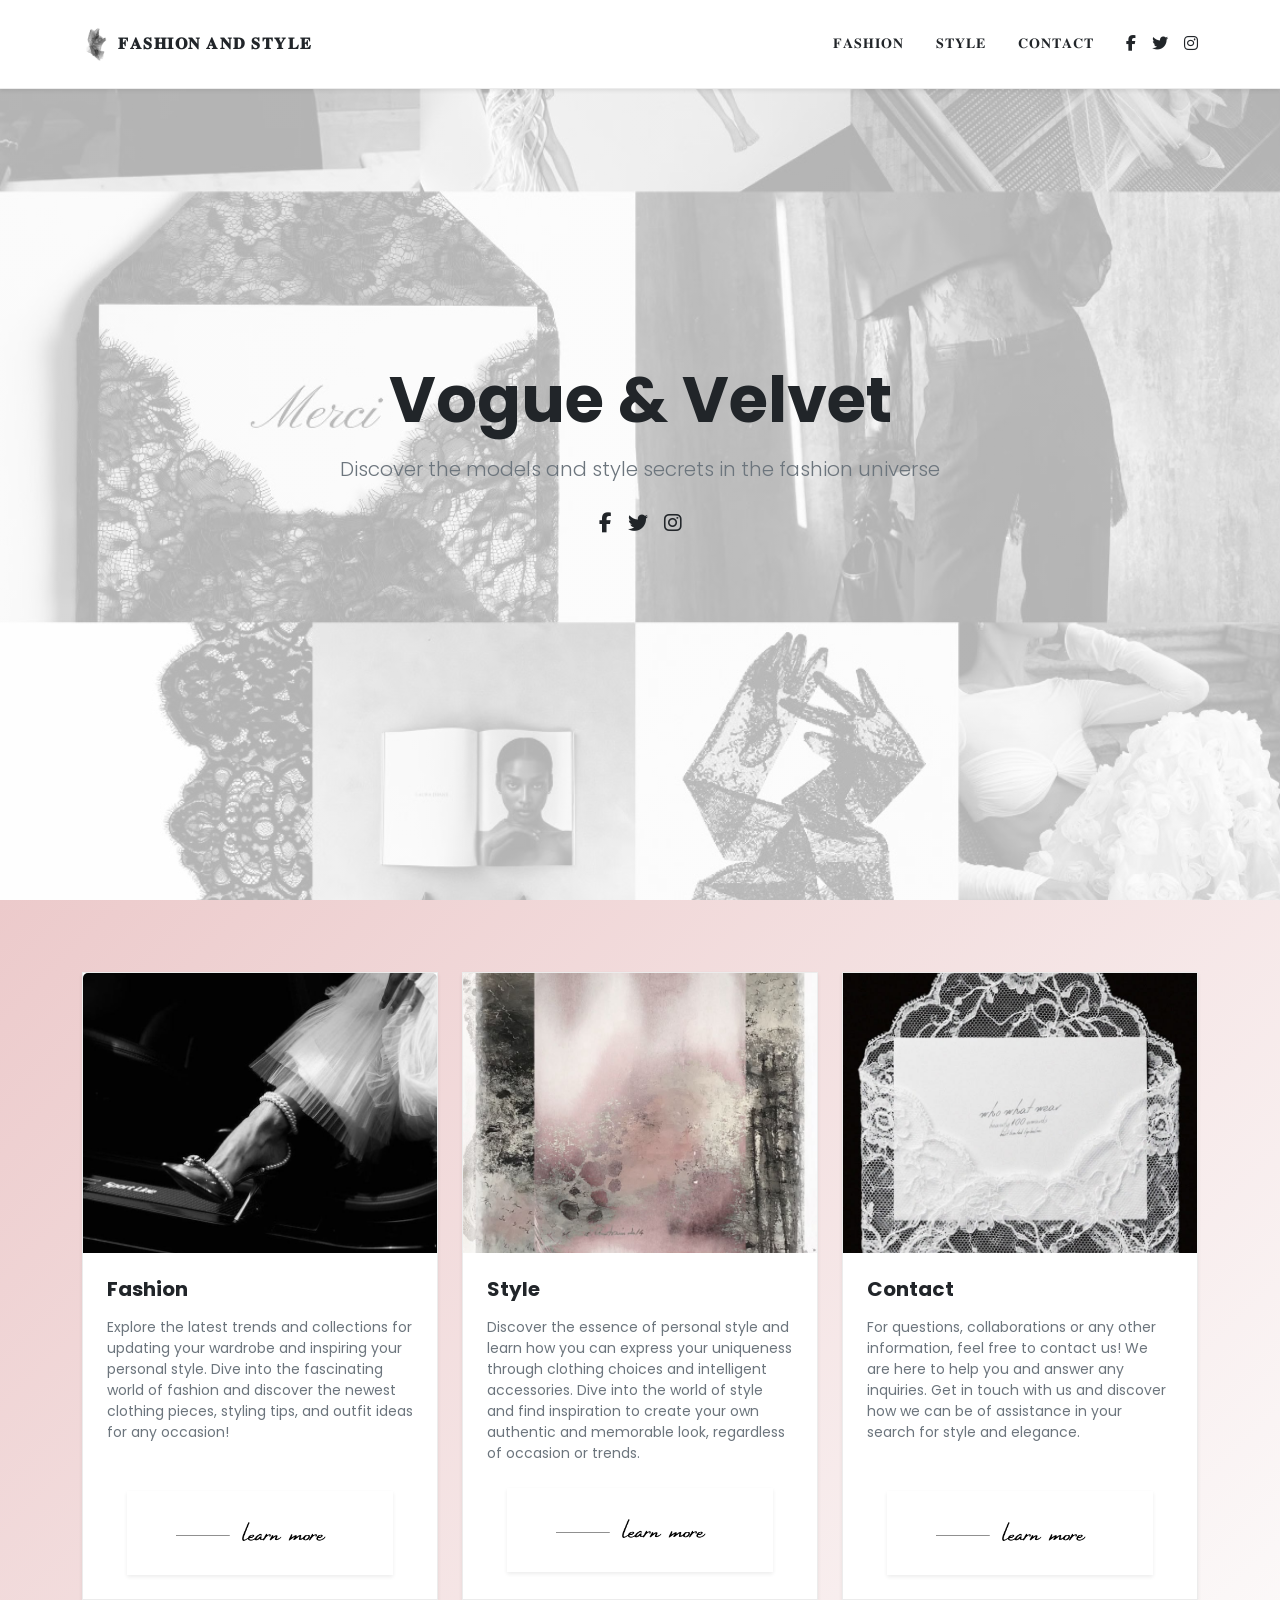
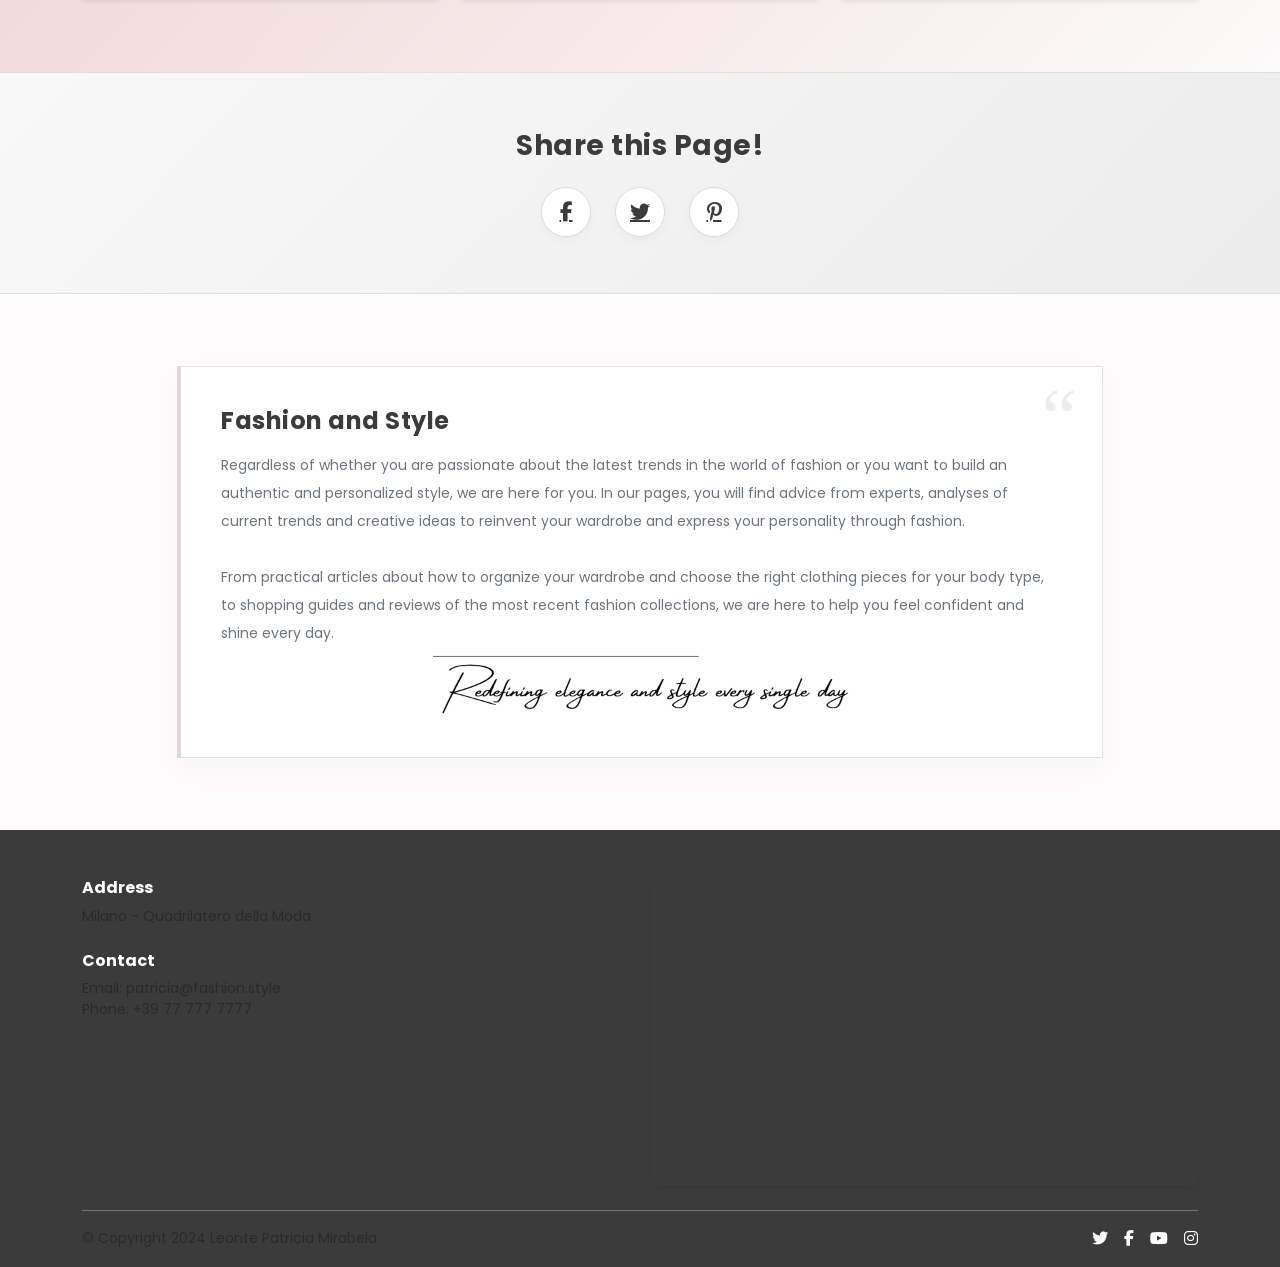
<file: index.html>
<!DOCTYPE html>
<html lang="ro">
<head>
    <meta charset="UTF-8">
    <meta http-equiv="X-UA-Compatible" content="IE=edge">
    <meta name="viewport" content="width=device-width, initial-scale=1.0">
    <link rel="icon" href="assets/images/texture.png" type="image/png">
    <title>𝐅 𝐀 𝐒 𝐇 𝐈 𝐎 𝐍 | 𝐒 𝐓 𝐘 𝐋 𝐄</title>
    
    <!-- bootstrap 5 CDN -->
    <link href="https://cdn.jsdelivr.net/npm/bootstrap@5.3.0/dist/css/bootstrap.min.css" rel="stylesheet">
    <link href="https://fonts.googleapis.com/css2?family=Poppins:wght@300;400;500;600;700&display=swap" rel="stylesheet">
    <link rel="stylesheet" href="https://cdnjs.cloudflare.com/ajax/libs/font-awesome/6.4.0/css/all.min.css">
    <link rel="stylesheet" href="css/style.css">
</head>
<body>

    <!-- navbar -->
     <nav class="navbar navbar-expand-lg navbar-light bg-white fixed-top shadow-sm">
        <div class="container">
            <a class="navbar-brand d-flex align-items-center gap-2" href="index.html">
               <img src="assets/images/texture.png" alt="Logo" style="height: 2.5rem;">
                <span class="fw-bold text-dark fs-6">𝐅𝐀𝐒𝐇𝐈𝐎𝐍 𝐀𝐍𝐃 𝐒𝐓𝐘𝐋𝐄</span>
            </a>
            <button class="navbar-toggler" type="button" data-bs-toggle="collapse" data-bs-target="#navbarNav">
                <span class="navbar-toggler-icon"></span>
            </button>
            <div class="collapse navbar-collapse justify-content-end" id="navbarNav">
                <ul class="navbar-nav align-items-lg-center gap-3">
                    <li class="nav-item"><a class="nav-link text-dark fw-medium" href="moda.html">𝐅𝐀𝐒𝐇𝐈𝐎𝐍</a></li>
                    <li class="nav-item"><a class="nav-link text-dark fw-medium" href="stil.html">𝐒𝐓𝐘𝐋𝐄</a></li>
                    <li class="nav-item"><a class="nav-link text-dark fw-medium" href="contact.html">𝐂𝐎𝐍𝐓𝐀𝐂𝐓</a></li>
                </ul>
                <div class="social-icons d-flex gap-3 ms-lg-4 mt-3 mt-lg-0">
                    <a href="https://www.facebook.com" class="text-dark"><i class="fa-brands fa-facebook-f"></i></a>
                    <a href="https://twitter.com" class="text-dark"><i class="fa-brands fa-twitter"></i></a>
                    <a href="https://www.instagram.com" class="text-dark"><i class="fa-brands fa-instagram"></i></a>
                </div>
            </div>
        </div>
    </nav>

    <!-- hero section -->
    <header class="hero-section d-flex align-items-center text-center position-relative min-vh-100" style="background: linear-gradient(rgba(255,255,255,0.7), rgba(255,255,255,0.7)), url('assets/images/pfinal.jpeg') center/cover no-repeat;">
        <div class="container position-relative z-1">
            <div class="row justify-content-center">
                <div class="col-12 col-lg-8">
                    <h1 class="display-3 fw-bold mb-3 text-dark">Vogue & Velvet</h1>
                    <p class="lead mb-4 text-secondary small">Discover the models and style secrets in the fashion universe</p>
                    <div class="d-flex justify-content-center gap-3 fs-5 mt-4">
                        <a href="https://www.facebook.com/" class="text-dark"><i class="fa-brands fa-facebook-f"></i></a>
                        <a href="https://twitter.com/" class="text-dark"><i class="fa-brands fa-twitter"></i></a>
                        <a href="https://www.instagram.com/" class="text-dark"><i class="fa-brands fa-instagram"></i></a>
                    </div>
                </div>
            </div>
        </div>
    </header>

    <!-- features section -->
    <section class="py-5" style="background: linear-gradient(135deg, #ECCACB 0%, #FCFAFA 100%);">
        <div class="container py-4">
            <div class="row g-4">
                <div class="col-12 col-md-6 col-lg-4">
                    <div class="card h-100 border-0 shadow-sm">
                        <img src="assets/images/p7.jpg" class="card-img-top" alt="Fashion" style="height: 280px; object-fit: cover;">
                        <div class="card-body d-flex flex-column p-4">
                           <h5 class="card-title fw-bold fs-5 mb-3">Fashion</h5>
                            <p class="card-text text-secondary small mb-4">Explore the latest trends and collections for updating your wardrobe and inspiring your personal style. Dive into the fascinating world of fashion and discover the newest clothing pieces, styling tips, and outfit ideas for any occasion!</p><br>
                              <a href="moda.html" target="_blank" class="btn rounded-0 px-5 py-3 d-inline-flex align-items-center justify-content-center shadow-sm mx-auto" style="background-color: #ffffff; border-color: #ffffff;">
                                   <img src="assets/images/b1.png" alt="Learn More" style="height: 50px; object-fit: contain;">
                              </a>
                        </div>
                    </div>
                </div>
                <div class="col-12 col-md-6 col-lg-4">
                    <div class="card h-100 border-0 shadow-sm rounded-0">
                        <img src="assets/images/s2.jpg" class="card-img-top rounded-0" alt="Style" style="height: 280px; object-fit: cover;">
                        <div class="card-body d-flex flex-column p-4">
                            <h5 class="card-title fw-bold fs-5 mb-3">Style</h5>
                            <p class="card-text text-secondary small mb-4">Discover the essence of personal style and learn how you can express your uniqueness through clothing choices and intelligent accessories. Dive into the world of style and find inspiration to create your own authentic and memorable look, regardless of occasion or trends.</p>
                            <a href="stil.html" target="_blank" class="btn rounded-0 px-5 py-3 d-inline-flex align-items-center justify-content-center shadow-sm mx-auto" style="background-color: #ffffff; border-color: #ffffff;">
                                   <img src="assets/images/b1.png" alt="Learn More" style="height: 50px; object-fit: contain;">
                              </a>
                        </div>
                    </div>
                </div>
                <div class="col-12 col-md-6 col-lg-4">
                    <div class="card h-100 border-0 shadow-sm rounded-0">
                        <img src="assets/images/c2.jpg" class="card-img-top rounded-0" alt="Contact" style="height: 280px; object-fit: cover;">
                        <div class="card-body d-flex flex-column p-4">
                            <h5 class="card-title fw-bold fs-5 mb-3">Contact</h5>
                            <p class="card-text text-secondary small mb-4">For questions, collaborations or any other information, feel free to contact us! We are here to help you and answer any inquiries. Get in touch with us and discover how we can be of assistance in your search for style and elegance.</p><br>
                            <a href="contact.html" target="_blank" class="btn rounded-0 px-5 py-3 d-inline-flex align-items-center justify-content-center shadow-sm mx-auto" style="background-color: #ffffff; border-color: #ffffff;">
                                   <img src="assets/images/b1.png" alt="Learn More" style="height: 50px; object-fit: contain;">
                              </a>
                        </div>
                    </div>
                </div>
            </div>
        </div>
    </section>

   <!-- share section  -->
    <section class="py-5 text-center share-section">
        <div class="container py-2">
            <h3 class="fw-bold mb-4 fs-3" style="color: #3B3B3B; letter-spacing: 0.5px;">Share this Page!</h3>
            <div class="d-flex justify-content-center gap-4 fs-5">
                <a href="https://www.facebook.com/" target="_blank" class="share-icon-box" title="Share on Facebook">
                    <i class="fa-brands fa-facebook-f"></i>
                </a>
                <a href="https://twitter.com/" target="_blank" class="share-icon-box" title="Share on Twitter">
                    <i class="fa-brands fa-twitter"></i>
                </a>
                <a href="https://www.pinterest.com/" target="_blank" class="share-icon-box" title="Share on Pinterest">
                    <i class="fa-brands fa-pinterest-p"></i>
                </a>
            </div>
        </div>
    </section>

    <!-- quote section -->
    <section class="py-5" style="background-color: #fdfbfb;">
        <div class="container py-4">
            <div class="row justify-content-center">
                <div class="col-12 col-lg-10">
                    <div class="quote-custom-box">
                        <h5 class="fw-bold mb-3 fs-4" style="color: #3B3B3B; letter-spacing: 0.5px;">Fashion and Style</h5>
                        <p class="text-secondary small mb-0 lh-lg">Regardless of whether you are passionate about the latest trends in the world of fashion or you want to build an authentic and personalized style, we are here for you. In our pages, you will find advice from experts, analyses of current trends and creative ideas to reinvent your wardrobe and express your personality through fashion.<br><br>From practical articles about how to organize your wardrobe and choose the right clothing pieces for your body type, to shopping guides and reviews of the most recent fashion collections, we are here to help you feel confident and shine every day.</p>
                        <img src="assets/images/q2.png" alt="Redefining elegance and style every single day" class="img-fluid d-block mx-auto"" style="max-height: 70px; object-fit: contain;">
                    </div>
                </div>
            </div>
        </div>
    </section>

    <!-- footer -->
    <footer class="bg-dark text-white pt-5 pb-3">
        <div class="container">
            <div class="row g-4 mb-4">
                <div class="col-12 col-md-3">
                    <h6 class="fw-bold mb-2">Address</h6>
                    <p class="text-muted small">Milano - Quadrilatero della Moda</p>
                    <h6 class="fw-bold mb-2 mt-4">Contact</h6>
                    <p class="text-muted small mb-0">Email: patricia@fashion.style</p>
                    <p class="text-muted small">Phone: +39 77 777 7777</p>
                </div>
                <div class="col-12 col-md-6 ms-auto">
                    <div class="ratio ratio-16x9 rounded overflow-hidden shadow-sm">
                          <iframe src="https://www.google.com/maps/embed?pb=!1m18!1m12!1m3!1d2798.1189080760455!2d9.191383576831034!3d45.47063497107198!2m3!1f0!2f0!3f0!3m2!1i1024!2i768!4f13.1!3m3!1m2!1s0x4786c6dcd70281b3%3A0x6b107b319aa59fef!2sQuadrilatero%20della%20Moda%2C%20Milano%2C%20MI%2C%20Italy!5e0!3m2!1sro!2sro!4v1733006000000!5m2!1sro!2sro" style="border:0;" allowfullscreen="" loading="lazy"></iframe>
                    </div>
                </div>
            </div>
            <div class="d-flex justify-content-between align-items-center pt-3 border-top border-secondary">
                <p class="text-muted small mb-0">&copy; Copyright 2024 Leonte Patricia Mirabela</p>
                <div class="social-list d-flex gap-3">
                    <a href="https://twitter.com/" class="text-white"><i class="fa-brands fa-twitter"></i></a>
                    <a href="https://www.facebook.com" class="text-white"><i class="fa-brands fa-facebook-f"></i></a>
                    <a href="https://www.youtube.com" class="text-white"><i class="fa-brands fa-youtube"></i></a>
                    <a href="https://www.instagram.com" class="text-white"><i class="fa-brands fa-instagram"></i></a>
                </div>
            </div>
        </div>
    </footer>

    <script src="https://cdn.jsdelivr.net/npm/bootstrap@5.3.0/dist/js/bootstrap.bundle.min.js"></script>
</body>
</html>
</file>
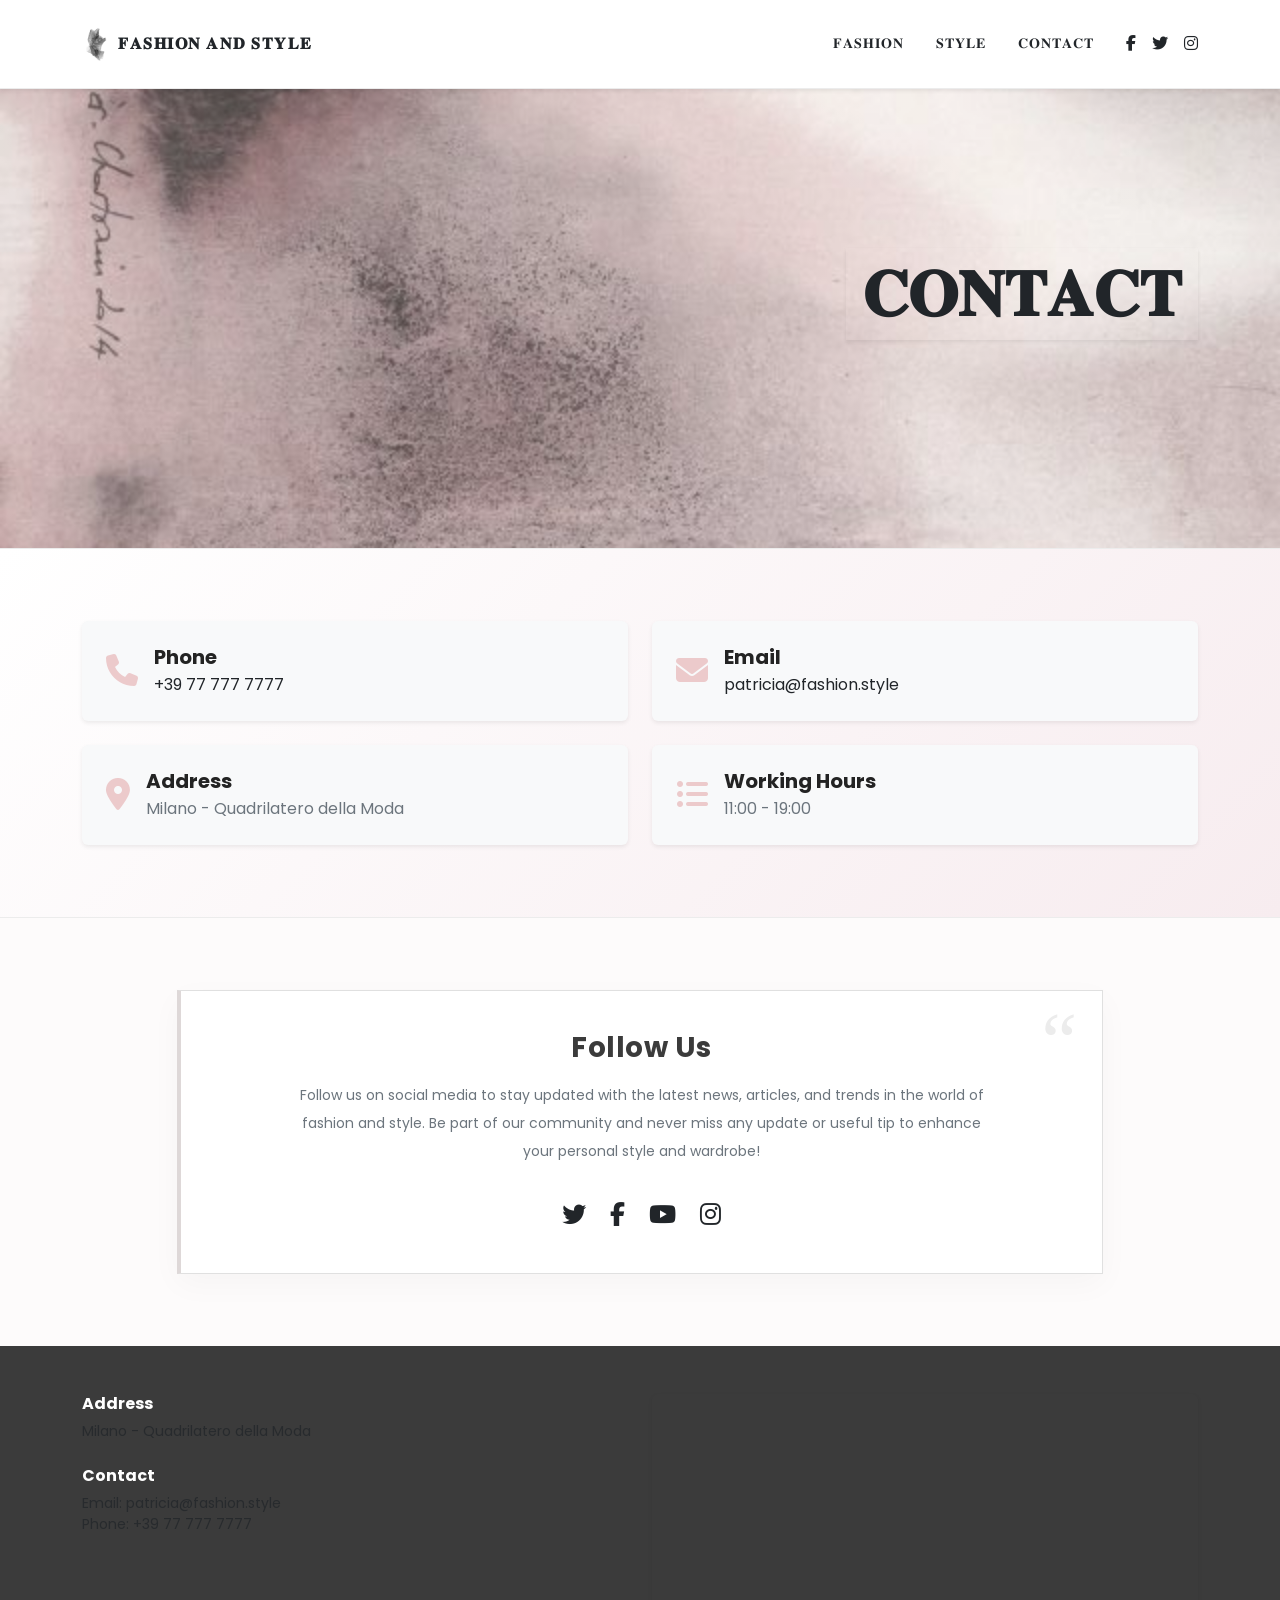
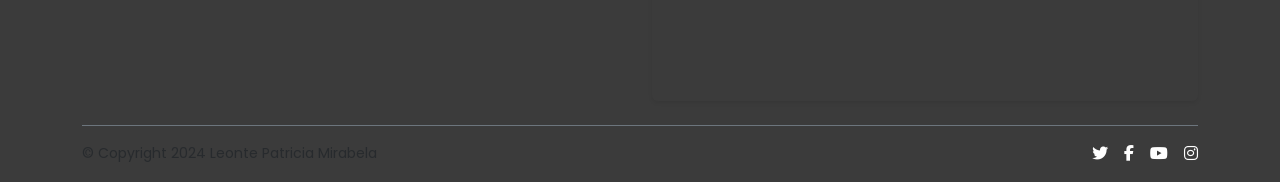
<file: contact.html>
<!DOCTYPE html>
<html lang="ro">
<head>
    <meta charset="UTF-8">
    <meta http-equiv="X-UA-Compatible" content="IE=edge">
    <meta name="viewport" content="width=device-width, initial-scale=1.0">
    <link rel="icon" href="assets/images/texture.png" type="image/png">
    <title>𝐂 𝐎 𝐍 𝐓 𝐀 𝐂 𝐓</title>
    
    <!-- bootstrap 5 CDN -->
    <link href="https://cdn.jsdelivr.net/npm/bootstrap@5.3.0/dist/css/bootstrap.min.css" rel="stylesheet">
    <link href="https://fonts.googleapis.com/css2?family=Poppins:wght@300;400;500;600;700&display=swap" rel="stylesheet">
    <link rel="stylesheet" href="https://cdnjs.cloudflare.com/ajax/libs/font-awesome/6.4.0/css/all.min.css">
    <link rel="stylesheet" href="css/style.css">
</head>
<body>

    <!-- navbar -->
    <nav class="navbar navbar-expand-lg navbar-light bg-white fixed-top shadow-sm">
        <div class="container">
            <a class="navbar-brand d-flex align-items-center gap-2" href="index.html">
               <img src="assets/images/texture.png" alt="Logo" style="height: 2.5rem;">
                <span class="fw-bold text-dark fs-6">𝐅𝐀𝐒𝐇𝐈𝐎𝐍 𝐀𝐍𝐃 𝐒𝐓𝐘𝐋𝐄</span>
            </a>
            <button class="navbar-toggler" type="button" data-bs-toggle="collapse" data-bs-target="#navbarNav">
                <span class="navbar-toggler-icon"></span>
            </button>
            <div class="collapse navbar-collapse justify-content-end" id="navbarNav">
                <ul class="navbar-nav align-items-lg-center gap-3">
                    <li class="nav-item"><a class="nav-link text-dark fw-medium" href="moda.html">𝐅𝐀𝐒𝐇𝐈𝐎𝐍</a></li>
                    <li class="nav-item"><a class="nav-link text-dark fw-medium" href="stil.html">𝐒𝐓𝐘𝐋𝐄</a></li>
                    <li class="nav-item"><a class="nav-link text-dark fw-medium" href="contact.html">𝐂𝐎𝐍𝐓𝐀𝐂𝐓</a></li>
                </ul>
                <div class="social-icons d-flex gap-3 ms-lg-4 mt-3 mt-lg-0">
                    <a href="https://www.facebook.com" class="text-dark"><i class="fa-brands fa-facebook-f"></i></a>
                    <a href="https://twitter.com" class="text-dark"><i class="fa-brands fa-twitter"></i></a>
                    <a href="https://www.instagram.com" class="text-dark"><i class="fa-brands fa-instagram"></i></a>
                </div>
            </div>
        </div>
    </nav>

    <!-- header / banner -->
    <header class="py-5 mt-5 text-center mx-auto d-flex align-items-center justify-content-center" style="background: linear-gradient(rgba(255,255,255,0.2), rgba(255,255,255,0.2)), url('assets/images/cvv.jpg') center 40%/cover no-repeat; min-height: 500px;">
        <div class="container py-5">
            <div class="row justify-content-end align-items-center">
                <div class="col-12 col-lg-6 text-end">
                    <h1 class="display-3 fw-bold text-dark shadow-sm px-3 py-2 d-inline-block bg-transparent bg-opacity-75 rounded-0">𝐂𝐎𝐍𝐓𝐀𝐂𝐓</h1>
                </div>
            </div>
        </div>
    </header>

    <!-- contact cards -->
   <section class="py-5 contact-section-gradient">
        <div class="container py-4">
            <div class="row g-4 justify-content-center">
                <div class="col-12 col-md-6">
                    <div class="p-4 bg-light rounded shadow-sm d-flex align-items-center gap-3">
                        <span class="fs-2 icon-roz"><i class="fa-solid fa-phone"></i></span>
                        <div>
                            <h5 class="fw-bold fs-5 mb-1">Phone</h5>
                            <p class="mb-0"><a href="tel:+40740123456" class="text-dark text-decoration-none">+39 77 777 7777</a></p>
                        </div>
                    </div>
                </div>
                <div class="col-12 col-md-6">
                    <div class="p-4 bg-light rounded shadow-sm d-flex align-items-center gap-3">
                        <span class="fs-2 icon-roz"><i class="fa-solid fa-envelope"></i></span>
                        <div>
                            <h5 class="fw-bold fs-5 mb-1">Email</h5>
                            <p class="mb-0"><a href="mailto:patricia@fashion.style" class="text-dark text-decoration-none">patricia@fashion.style</a></p>
                        </div>
                    </div>
                </div>
                <div class="col-12 col-md-6">
                    <div class="p-4 bg-light rounded shadow-sm d-flex align-items-center gap-3">
                        <span class="fs-2 icon-roz"><i class="fa-solid fa-location-dot"></i></span>
                        <div>
                            <h5 class="fw-bold fs-5 mb-1">Address</h5>
                            <p class="mb-0 text-secondary">Milano - Quadrilatero della Moda</p>
                        </div>
                    </div>
                </div>
                <div class="col-12 col-md-6">
                    <div class="p-4 bg-light rounded shadow-sm d-flex align-items-center gap-3">
                        <span class="fs-2 icon-roz"><i class="fa-solid fa-list-ul"></i></span>
                        <div>
                            <h5 class="fw-bold fs-5 mb-1">Working Hours</h5>
                            <p class="mb-0 text-secondary">11:00 - 19:00</p>
                        </div>
                    </div>
                </div>
            </div>
        </div>
    </section>

    <!-- social follow section -->
<section class="py-5" style="background-color: #fdfbfb;">
    <div class="container py-4">
        <div class="row justify-content-center">
            <div class="col-12 col-lg-10">
                <div class="quote-custom-box text-center">
                    <h2 class="fw-bold fs-3 mb-3" style="color: #3B3B3B; letter-spacing: 0.5px;">Follow Us</h2>
                    <p class="text-secondary small mb-4 lh-lg mx-auto" style="max-width: 700px;">
                        Follow us on social media to stay updated with the latest news, articles, and trends in the world of fashion and style. Be part of our community and never miss any update or useful tip to enhance your personal style and wardrobe!
                    </p>
                    
                    <div class="d-flex justify-content-center gap-4 fs-4 pt-2">
                        <a href="https://twitter.com" class="text-dark" target="_blank"><i class="fa-brands fa-twitter"></i></a>
                        <a href="https://www.facebook.com" class="text-dark" target="_blank"><i class="fa-brands fa-facebook-f"></i></a>
                        <a href="https://www.youtube.com" class="text-dark" target="_blank"><i class="fa-brands fa-youtube"></i></a>
                        <a href="https://www.instagram.com" class="text-dark" target="_blank"><i class="fa-brands fa-instagram"></i></a>
                    </div>
                </div>
            </div>
        </div>
    </div>
</section>

    <!-- footer -->
    <footer class="bg-dark text-white pt-5 pb-3">
        <div class="container">
            <div class="row g-4 mb-4">
                <div class="col-12 col-md-3">
                    <h6 class="fw-bold mb-2">Address</h6>
                    <p class="text-muted small">Milano - Quadrilatero della Moda</p>
                    <h6 class="fw-bold mb-2 mt-4">Contact</h6>
                    <p class="text-muted small mb-0">Email: patricia@fashion.style</p>
                    <p class="text-muted small">Phone: +39 77 777 7777</p>
                </div>
                <div class="col-12 col-md-6 ms-auto">
                   <div class="ratio ratio-16x9 rounded overflow-hidden shadow-sm">
                       <iframe src="https://www.google.com/maps/embed?pb=!1m18!1m12!1m3!1d2798.1189080760455!2d9.191383576831034!3d45.47063497107198!2m3!1f0!2f0!3f0!3m2!1i1024!2i768!4f13.1!3m3!1m2!1s0x4786c6dcd70281b3%3A0x6b107b319aa59fef!2sQuadrilatero%20della%20Moda%2C%20Milano%2C%20MI%2C%20Italy!5e0!3m2!1sro!2sro!4v1733006000000!5m2!1sro!2sro" style="border:0;" allowfullscreen="" loading="lazy"></iframe>
                   </div>
                </div>
            </div>
            <div class="d-flex justify-content-between align-items-center pt-3 border-top border-secondary">
                <p class="text-muted small mb-0">&copy; Copyright 2024 Leonte Patricia Mirabela</p>
                <div class="social-list d-flex gap-3">
                    <a href="https://twitter.com/" class="text-white"><i class="fa-brands fa-twitter"></i></a>
                    <a href="https://www.facebook.com" class="text-white"><i class="fa-brands fa-facebook-f"></i></a>
                    <a href="https://www.youtube.com" class="text-white"><i class="fa-brands fa-youtube"></i></a>
                    <a href="https://www.instagram.com" class="text-white"><i class="fa-brands fa-instagram"></i></a>
                </div>
            </div>
        </div>
    </footer>

    <script src="https://cdn.jsdelivr.net/npm/bootstrap@5.3.0/dist/js/bootstrap.bundle.min.js"></script>
</body>
</html>
</file>
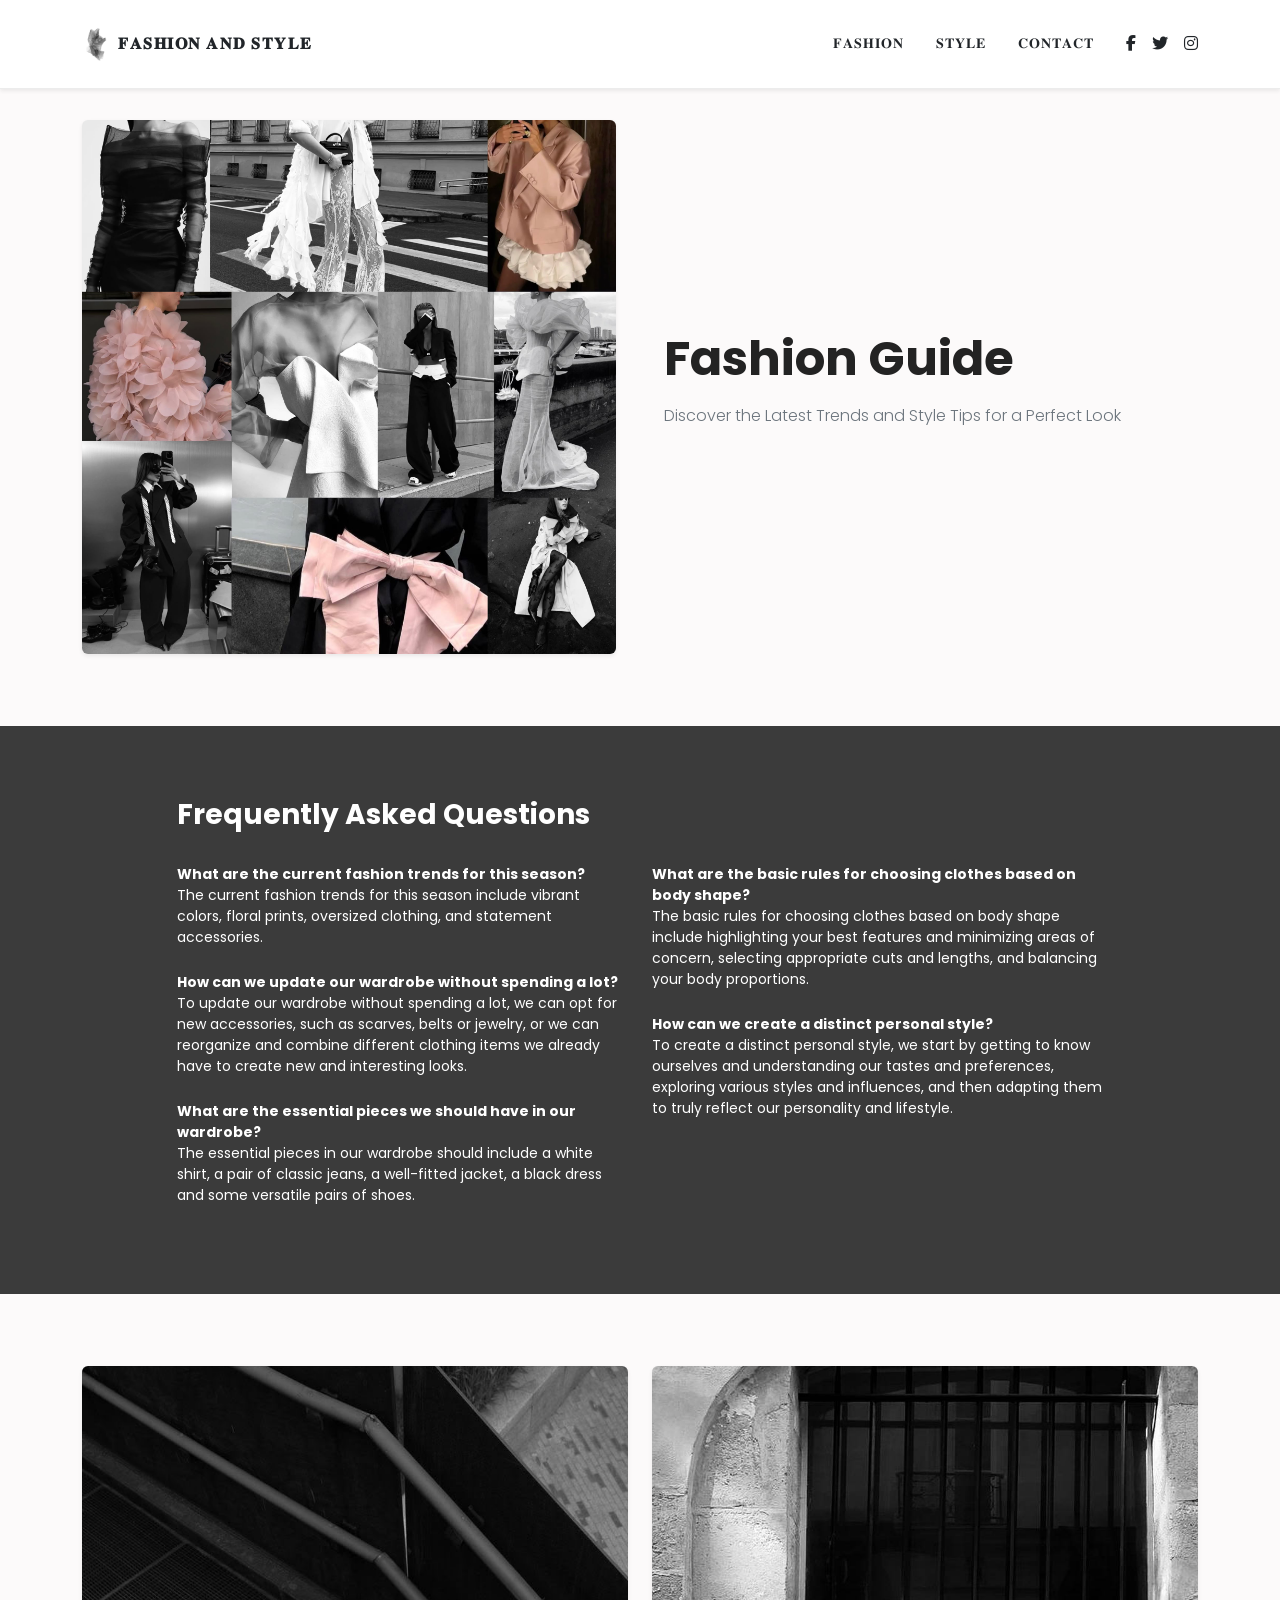
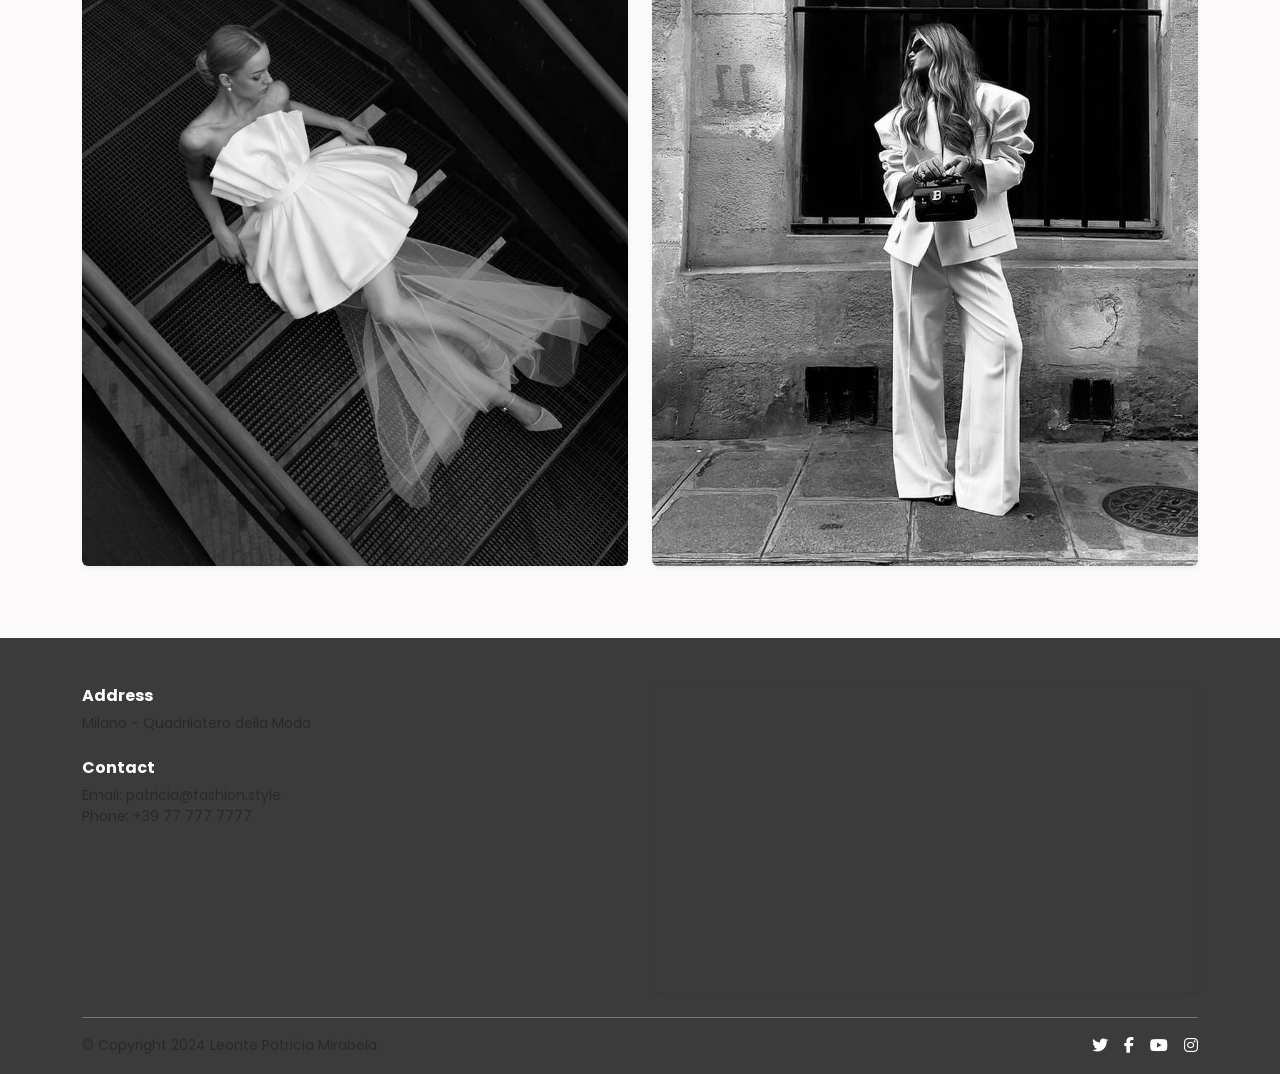
<file: moda.html>
<!DOCTYPE html>
<html lang="ro">
<head>
    <meta charset="UTF-8">
    <meta http-equiv="X-UA-Compatible" content="IE=edge">
    <meta name="viewport" content="width=device-width, initial-scale=1.0">
    <link rel="icon" href="assets/images/texture.png" type="image/png">
    <title>𝐅 𝐀 𝐒 𝐇 𝐈 𝐎 𝐍</title>
    
    <!-- bootstrap 5 CDN -->
    <link href="https://cdn.jsdelivr.net/npm/bootstrap@5.3.0/dist/css/bootstrap.min.css" rel="stylesheet">
    <link href="https://fonts.googleapis.com/css2?family=Poppins:wght@300;400;500;600;700&display=swap" rel="stylesheet">
    <link rel="stylesheet" href="https://cdnjs.cloudflare.com/ajax/libs/font-awesome/6.4.0/css/all.min.css">
    <link rel="stylesheet" href="css/style.css">
</head>
<body>

    <!-- navbar -->
    <nav class="navbar navbar-expand-lg navbar-light bg-white fixed-top shadow-sm">
        <div class="container">
            <a class="navbar-brand d-flex align-items-center gap-2" href="index.html">
                <img src="assets/images/texture.png" alt="Logo" style="height: 2.5rem;">
                <span class="fw-bold text-dark fs-6">𝐅𝐀𝐒𝐇𝐈𝐎𝐍 𝐀𝐍𝐃 𝐒𝐓𝐘𝐋𝐄</span>
            </a>
            <button class="navbar-toggler" type="button" data-bs-toggle="collapse" data-bs-target="#navbarNav">
                <span class="navbar-toggler-icon"></span>
            </button>
            <div class="collapse navbar-collapse justify-content-end" id="navbarNav">
                <ul class="navbar-nav align-items-lg-center gap-3">
                    <li class="nav-item"><a class="nav-link text-dark fw-medium" href="moda.html">𝐅𝐀𝐒𝐇𝐈𝐎𝐍</a></li>
                    <li class="nav-item"><a class="nav-link text-dark fw-medium" href="stil.html">𝐒𝐓𝐘𝐋𝐄</a></li>
                    <li class="nav-item"><a class="nav-link text-dark fw-medium" href="contact.html">𝐂𝐎𝐍𝐓𝐀𝐂𝐓</a></li>
                </ul>
                <div class="social-icons d-flex gap-3 ms-lg-4 mt-3 mt-lg-0">
                    <a href="https://www.facebook.com" class="text-dark"><i class="fa-brands fa-facebook-f"></i></a>
                    <a href="https://twitter.com" class="text-dark"><i class="fa-brands fa-twitter"></i></a>
                    <a href="https://www.instagram.com" class="text-dark"><i class="fa-brands fa-instagram"></i></a>
                </div>
            </div>
        </div>
    </nav>

    <!-- header / intro -->
    <section class="py-5 mt-5">
        <div class="container py-4">
            <div class="row align-items-center g-5">
                <div class="col-12 col-md-6">
                    <img src="assets/images/photo.jpeg" alt="Fashion Guide" class="img-fluid rounded shadow-sm w-100">
                </div>
                <div class="col-12 col-md-6">
                    <h1 class="display-5 fw-bold mb-3">Fashion Guide</h1>
                    <p class="text-secondary lead fs-6">Discover the Latest Trends and Style Tips for a Perfect Look</p>
                </div>
            </div>
        </div>
    </section>

    <!-- FAQ section -->
    <section class="py-5 bg-dark text-white">
        <div class="container py-4">
            <div class="row justify-content-center mb-4">
                <div class="col-12 col-lg-10">
                    <h3 class="fw-bold fs-3">Frequently Asked Questions</h3>
                </div>
            </div>
            <div class="row justify-content-center">
                <div class="col-12 col-lg-10">
                    <div class="row g-4">
                        <div class="col-12 col-lg-6">
                            <ul class="list-unstyled d-flex flex-column gap-4 small">
                                <li><strong>What are the current fashion trends for this season?</strong><br><span class="text-muted-light">The current fashion trends for this season include vibrant colors, floral prints, oversized clothing, and statement accessories.</span></li>
                                <li><strong>How can we update our wardrobe without spending a lot?</strong><br><span class="text-muted-light">To update our wardrobe without spending a lot, we can opt for new accessories, such as scarves, belts or jewelry, or we can reorganize and combine different clothing items we already have to create new and interesting looks.</span></li>
                                <li><strong>What are the essential pieces we should have in our wardrobe?</strong><br><span class="text-muted-light">The essential pieces in our wardrobe should include a white shirt, a pair of classic jeans, a well-fitted jacket, a black dress and some versatile pairs of shoes.</span></li>
                            </ul>
                        </div>
                        <div class="col-12 col-lg-6">
                            <ul class="list-unstyled d-flex flex-column gap-4 small">
                                <li><strong>What are the basic rules for choosing clothes based on body shape?</strong><br><span class="text-muted-light">The basic rules for choosing clothes based on body shape include highlighting your best features and minimizing areas of concern, selecting appropriate cuts and lengths, and balancing your body proportions.</span></li>
                                <li><strong>How can we create a distinct personal style?</strong><br><span class="text-muted-light">To create a distinct personal style, we start by getting to know ourselves and understanding our tastes and preferences, exploring various styles and influences, and then adapting them to truly reflect our personality and lifestyle.</span></li>
                            </ul>
                        </div>
                    </div>
                </div>
            </div>
        </div>
    </section>

    <!-- image showcase -->
   <section class="py-5">
    <div class="container py-4">
        <div class="row g-4">
            <div class="col-12 col-lg-6">
                <img src="assets/images/ppp.jpeg" alt="Fashion 2" class="img-fluid rounded shadow-sm w-100" style="height: 800px; object-fit: cover;">
            </div>
            <div class="col-12 col-lg-6">
                <img src="assets/images/p3.jpg" alt="Fashion 3" class="img-fluid rounded shadow-sm w-100" style="height: 800px; object-fit: cover;">
            </div>
        </div>
    </div>
</section>

    <!-- footer -->
     <footer class="bg-dark text-white pt-5 pb-3">
        <div class="container">
            <div class="row g-4 mb-4">
                <div class="col-12 col-md-3">
                    <h6 class="fw-bold mb-2">Address</h6>
                    <p class="text-muted small">Milano - Quadrilatero della Moda</p>
                    <h6 class="fw-bold mb-2 mt-4">Contact</h6>
                    <p class="text-muted small mb-0">Email: patricia@fashion.style</p>
                    <p class="text-muted small">Phone: +39 77 777 7777</p>
                </div>
                <div class="col-12 col-md-6 ms-auto">
                   <div class="ratio ratio-16x9 rounded overflow-hidden shadow-sm">
                       <iframe src="https://www.google.com/maps/embed?pb=!1m18!1m12!1m3!1d2798.1189080760455!2d9.191383576831034!3d45.47063497107198!2m3!1f0!2f0!3f0!3m2!1i1024!2i768!4f13.1!3m3!1m2!1s0x4786c6dcd70281b3%3A0x6b107b319aa59fef!2sQuadrilatero%20della%20Moda%2C%20Milano%2C%20MI%2C%20Italy!5e0!3m2!1sro!2sro!4v1733006000000!5m2!1sro!2sro" style="border:0;" allowfullscreen="" loading="lazy"></iframe>
                   </div>
                </div>
            </div>
            <div class="d-flex justify-content-between align-items-center pt-3 border-top border-secondary">
                <p class="text-muted small mb-0">&copy; Copyright 2024 Leonte Patricia Mirabela</p>
                <div class="social-list d-flex gap-3">
                    <a href="https://twitter.com/" class="text-white"><i class="fa-brands fa-twitter"></i></a>
                    <a href="https://www.facebook.com" class="text-white"><i class="fa-brands fa-facebook-f"></i></a>
                    <a href="https://www.youtube.com" class="text-white"><i class="fa-brands fa-youtube"></i></a>
                    <a href="https://www.instagram.com" class="text-white"><i class="fa-brands fa-instagram"></i></a>
                </div>
            </div>
        </div>
    </footer>

    <script src="https://cdn.jsdelivr.net/npm/bootstrap@5.3.0/dist/js/bootstrap.bundle.min.js"></script>
</body>
</html>
</file>
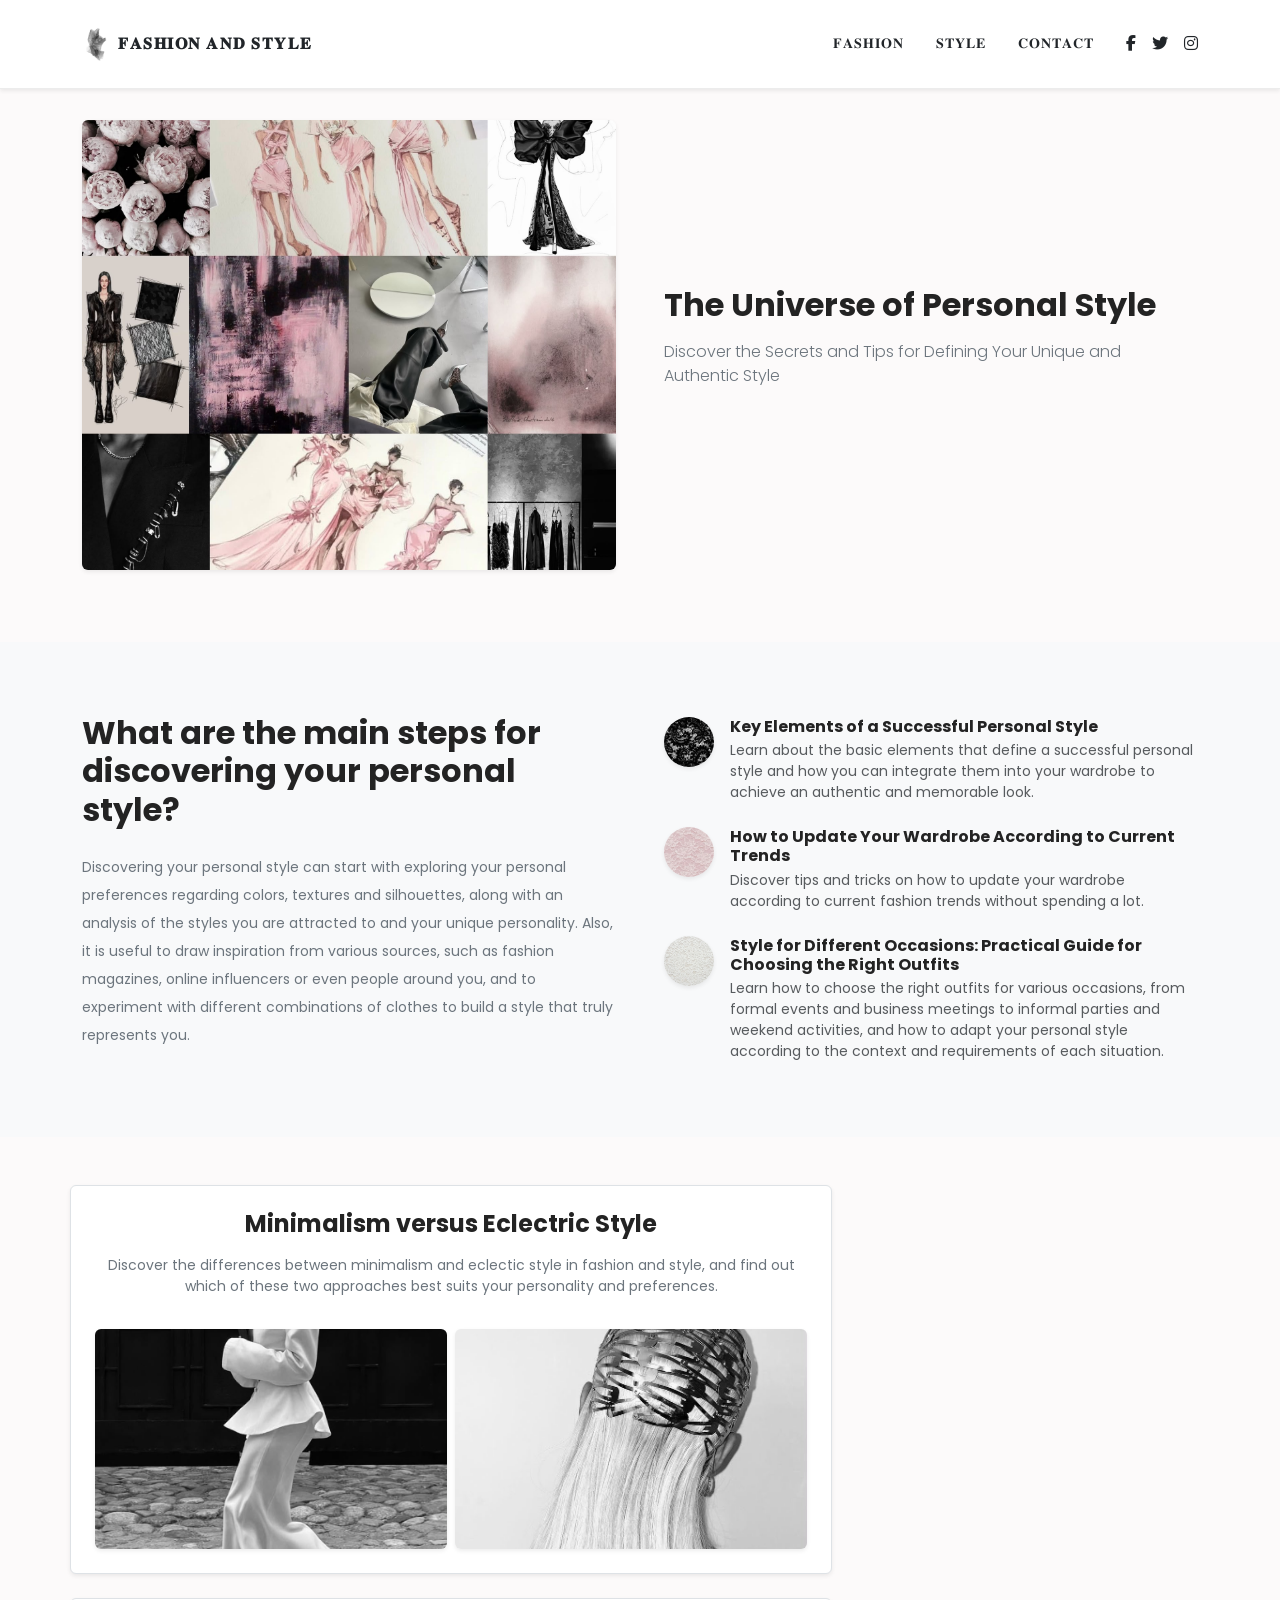
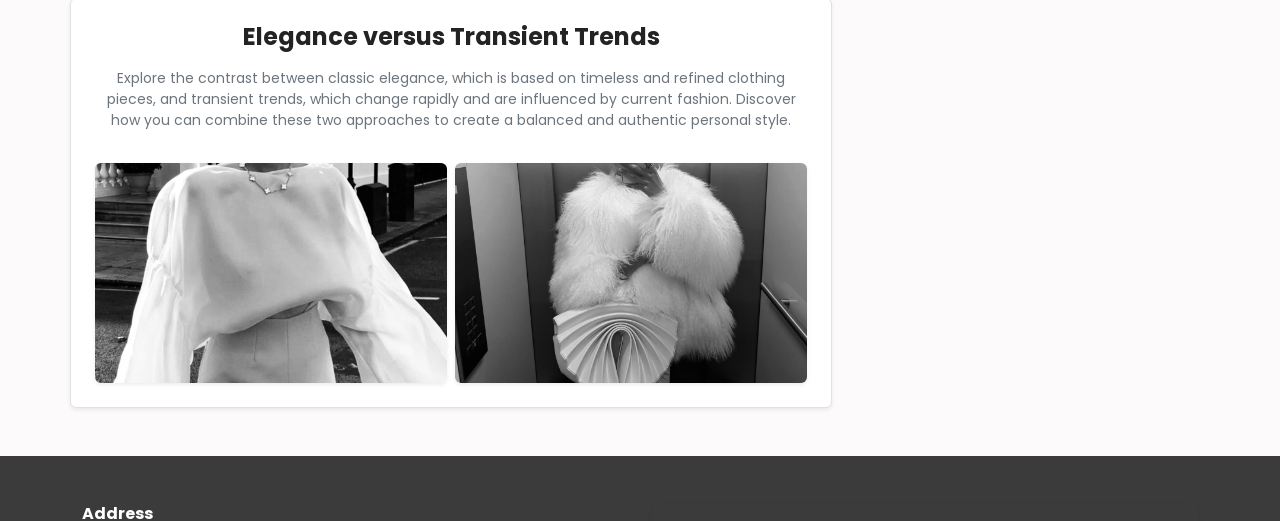
<file: stil.html>
<!DOCTYPE html>
<html lang="ro">
<head>
    <meta charset="UTF-8">
    <meta http-equiv="X-UA-Compatible" content="IE=edge">
    <meta name="viewport" content="width=device-width, initial-scale=1.0">
    <link rel="icon" href="assets/images/texture.png" type="image/png">
    <title>𝐒 𝐓 𝐘 𝐋 𝐄</title>
    
    <!-- bootstrap 5 CDN -->
    <link href="https://cdn.jsdelivr.net/npm/bootstrap@5.3.0/dist/css/bootstrap.min.css" rel="stylesheet">
    <link href="https://fonts.googleapis.com/css2?family=Poppins:wght@300;400;500;600;700&display=swap" rel="stylesheet">
    <link rel="stylesheet" href="https://cdnjs.cloudflare.com/ajax/libs/font-awesome/6.4.0/css/all.min.css">
    <link rel="stylesheet" href="css/style.css">
</head>
<body>

    <!-- navbar -->
    <nav class="navbar navbar-expand-lg navbar-light bg-white fixed-top shadow-sm">
        <div class="container">
            <a class="navbar-brand d-flex align-items-center gap-2" href="index.html">
                <img src="assets/images/texture.png" alt="Logo" style="height: 2.5rem;">
                <span class="fw-bold text-dark fs-6">𝐅𝐀𝐒𝐇𝐈𝐎𝐍 𝐀𝐍𝐃 𝐒𝐓𝐘𝐋𝐄</span>
            </a>
            <button class="navbar-toggler" type="button" data-bs-toggle="collapse" data-bs-target="#navbarNav">
                <span class="navbar-toggler-icon"></span>
            </button>
            <div class="collapse navbar-collapse justify-content-end" id="navbarNav">
                <ul class="navbar-nav align-items-lg-center gap-3">
                    <li class="nav-item"><a class="nav-link text-dark fw-medium" href="moda.html">𝐅𝐀𝐒𝐇𝐈𝐎𝐍</a></li>
                    <li class="nav-item"><a class="nav-link text-dark fw-medium" href="stil.html">𝐒𝐓𝐘𝐋𝐄</a></li>
                    <li class="nav-item"><a class="nav-link text-dark fw-medium" href="contact.html">𝐂𝐎𝐍𝐓𝐀𝐂𝐓</a></li>
                </ul>
                <div class="social-icons d-flex gap-3 ms-lg-4 mt-3 mt-lg-0">
                    <a href="https://www.facebook.com" class="text-dark"><i class="fa-brands fa-facebook-f"></i></a>
                    <a href="https://twitter.com" class="text-dark"><i class="fa-brands fa-twitter"></i></a>
                    <a href="https://www.instagram.com" class="text-dark"><i class="fa-brands fa-instagram"></i></a>
                </div>
            </div>
        </div>
    </nav>

    <!-- hero section -->
    <section class="py-5 mt-5">
        <div class="container py-4">
            <div class="row align-items-center g-5">
                <div class="col-12 col-md-6">
                    <img src="assets/images/l4.jpeg" alt="Style Universe" class="img-fluid rounded shadow-sm w-100" style="height: 450px; object-fit: cover;">
                </div>
                <div class="col-12 col-md-6 text-center text-md-start">
                    <h1 class="display-4 fw-bold mb-3 fs-2">The Universe of Personal Style</h1>
                    <p class="text-secondary lead fs-6">Discover the Secrets and Tips for Defining Your Unique and Authentic Style</p>
                </div>
            </div>
        </div>
    </section>

    <!-- steps & icons section -->
    <section class="py-5 bg-light">
        <div class="container py-4">
            <div class="row g-5 align-items-center">
                <div class="col-12 col-lg-6">
                    <h2 class="fw-bold mb-4 fs-2">What are the main steps for discovering your personal style?</h2>
                    <p class="text-secondary small lh-lg">Discovering your personal style can start with exploring your personal preferences regarding colors, textures and silhouettes, along with an analysis of the styles you are attracted to and your unique personality. Also, it is useful to draw inspiration from various sources, such as fashion magazines, online influencers or even people around you, and to experiment with different combinations of clothes to build a style that truly represents you.</p>
                </div>
                <div class="col-12 col-lg-6 d-flex flex-column gap-4">
                    <!-- prima imagine -->
                    <div class="d-flex align-items-start gap-3">
                        <img src="assets/images/lace1.jpg" alt="Icon 1" class="rounded-circle shadow-sm flex-shrink-0" style="width: 50px; height: 50px; object-fit: cover;">
                        <div>
                            <h5 class="fw-bold fs-6 mb-1">Key Elements of a Successful Personal Style</h5>
                            <p class="text-muted small mb-0">Learn about the basic elements that define a successful personal style and how you can integrate them into your wardrobe to achieve an authentic and memorable look.</p>
                        </div>
                    </div>

                    <!-- a doua imagine -->
                    <div class="d-flex align-items-start gap-3">
                        <img src="assets/images/lace-pink.png" alt="Icon 2" class="rounded-circle shadow-sm flex-shrink-0" style="width: 50px; height: 50px; object-fit: cover;">
                        <div>
                            <h5 class="fw-bold fs-6 mb-1">How to Update Your Wardrobe According to Current Trends</h5>
                            <p class="text-muted small mb-0">Discover tips and tricks on how to update your wardrobe according to current fashion trends without spending a lot.</p>
                        </div>
                    </div>

                    <!-- a treia imagine -->
                    <div class="d-flex align-items-start gap-3">
                        <img src="assets/images/lacew.jpg" alt="Icon 3" class="rounded-circle shadow-sm flex-shrink-0" style="width: 50px; height: 50px; object-fit: cover;">
                        <div>
                            <h5 class="fw-bold fs-6 mb-1">Style for Different Occasions: Practical Guide for Choosing the Right Outfits</h5>
                            <p class="text-muted small mb-0">Learn how to choose the right outfits for various occasions, from formal events and business meetings to informal parties and weekend activities, and how to adapt your personal style according to the context and requirements of each situation.</p>
                        </div>
                    </div>
                </div>
                </div>
            </div>
        </div>
    </section>

    <!-- comparison section -->
    <section class="py-4">
    <div class="container py-4">
        <div class="row g-4">
            
            <div class="col-12 col-lg-6 p-4 border rounded shadow-sm bg-white style-card-hover d-flex flex-column justify-content-between">
                <div>
                    <h3 class="fw-bold fs-4 mb-3 text-center">Minimalism versus Eclectric Style</h3>
                    <p class="text-secondary small mb-4 text-center">Discover the differences between minimalism and eclectic style in fashion and style, and find out which of these two approaches best suits your personality and preferences.</p>
                </div>
                
                <div class="row g-2 mt-auto">
                    <div class="col-6">
                        <img src="assets/images/m1.jpeg" alt="Minimalism Style" class="img-fluid rounded shadow-sm w-100" style="height: 220px; object-fit: cover;">
                    </div>
                    <div class="col-6">
                        <img src="assets/images/m2.jpeg" alt="Eclectic Style" class="img-fluid rounded shadow-sm w-100" style="height: 220px; object-fit: cover;">
                    </div>
                </div>
            </div>

            <div class="col-12 col-lg-6 p-4 border rounded shadow-sm bg-white style-card-hover d-flex flex-column justify-content-between">
                <div>
                    <h3 class="fw-bold fs-4 mb-3 text-center">Elegance versus Transient Trends</h3>
                    <p class="text-secondary small mb-4 text-center">Explore the contrast between classic elegance, which is based on timeless and refined clothing pieces, and transient trends, which change rapidly and are influenced by current fashion. Discover how you can combine these two approaches to create a balanced and authentic personal style.</p>
                </div>
                
                <div class="row g-2 mt-auto">
                    <div class="col-6">
                        <img src="assets/images/elegant.jpeg" alt="Classic Elegance" class="img-fluid rounded shadow-sm w-100" style="height: 220px; object-fit: cover;">
                    </div>
                    <div class="col-6">
                        <img src="assets/images/trend.jpeg" alt="Transient Trends" class="img-fluid rounded shadow-sm w-100" style="height: 220px; object-fit: cover;">
                    </div>
                </div>
            </div>

        </div>
    </div>
    </section>

    <!-- footer -->
   <footer class="bg-dark text-white pt-5 pb-3">
        <div class="container">
            <div class="row g-4 mb-4">
                <div class="col-12 col-md-3">
                    <h6 class="fw-bold mb-2">Address</h6>
                    <p class="text-muted small">Milano - Quadrilatero della Moda</p>
                    <h6 class="fw-bold mb-2 mt-4">Contact</h6>
                    <p class="text-muted small mb-0">Email: patricia@fashion.style</p>
                    <p class="text-muted small">Phone: +39 77 777 7777</p>
                </div>
                <div class="col-12 col-md-6 ms-auto">
                   <div class="ratio ratio-16x9 rounded overflow-hidden shadow-sm">
                       <iframe src="https://www.google.com/maps/embed?pb=!1m18!1m12!1m3!1d2798.1189080760455!2d9.191383576831034!3d45.47063497107198!2m3!1f0!2f0!3f0!3m2!1i1024!2i768!4f13.1!3m3!1m2!1s0x4786c6dcd70281b3%3A0x6b107b319aa59fef!2sQuadrilatero%20della%20Moda%2C%20Milano%2C%20MI%2C%20Italy!5e0!3m2!1sro!2sro!4v1733006000000!5m2!1sro!2sro" style="border:0;" allowfullscreen="" loading="lazy"></iframe>
                   </div>
                </div>
            </div>
            <div class="d-flex justify-content-between align-items-center pt-3 border-top border-secondary">
                <p class="text-muted small mb-0">&copy; Copyright 2024 Leonte Patricia Mirabela</p>
                <div class="social-list d-flex gap-3">
                    <a href="https://twitter.com/" class="text-white"><i class="fa-brands fa-twitter"></i></a>
                    <a href="https://www.facebook.com" class="text-white"><i class="fa-brands fa-facebook-f"></i></a>
                    <a href="https://www.youtube.com" class="text-white"><i class="fa-brands fa-youtube"></i></a>
                    <a href="https://www.instagram.com" class="text-white"><i class="fa-brands fa-instagram"></i></a>
                </div>
            </div>
        </div>
    </footer>

    <script src="https://cdn.jsdelivr.net/npm/bootstrap@5.3.0/dist/js/bootstrap.bundle.min.js"></script>
</body>
</html>
</file>
<file: css/style.css>
:root {
    --primary-dark: #3B3B3B;
    --soft-pink: #ECCACB;
    --light-bg: #FCFAFA;
    --card-bg: #ECECEC;
    --text-color: #232323;
}

body {
    font-family: 'Poppins', sans-serif;
    color: var(--text-color);
    background-color: var(--light-bg);
    overflow-x: hidden;
}

.navbar {
    background-color: #fff;
    padding: 1.2rem 0;
    box-shadow: 0 2px 15px rgba(0,0,0,0.03);
    border-bottom: 1px solid var(--card-bg);
}

.navbar-brand span {
    letter-spacing: 1.5px;
    font-weight: 700;
}

.nav-link {
    font-weight: 600;
    font-size: 0.85rem;
    letter-spacing: 1px;
    transition: color 0.3s ease;
}

.nav-link:hover {
    color: var(--soft-pink) !important;
}

.btn-dark {
    background-color: var(--primary-dark);
    border-color: var(--primary-dark);
    border-radius: 0;
    transition: all 0.3s ease;
}

.btn-dark:hover {
    background-color: #000;
    border-color: #000;
}

.icon-roz {
    color: var(--soft-pink);
    transition: color 0.3s ease;
}

.icon-roz:hover {
    color: #d67595;
}

.card {
    border-radius: 0;
    background-color: #fff;
    border: 1px solid var(--card-bg) !important;
    transition: transform 0.3s ease, box-shadow 0.3s ease;
}

.card:hover {
    transform: translateY(-4px);
    box-shadow: 0 10px 20px rgba(0,0,0,0.05);
}

.bg-dark, footer {
    background-color: var(--primary-dark) !important;
}

img {
    max-width: 100%;
    height: auto;
}

a {
    transition: color 0.3s ease;
}

.share-section {
    background: linear-gradient(135deg, #f9f8f8 0%, #ECECEC 100%);
    border-top: 1px solid #e0e0e0;
    border-bottom: 1px solid #e0e0e0;
    animation: fadeInShare 1.2s ease-in-out;
}

.share-icon-box {
    display: inline-flex;
    align-items: center;
    justify-content: center;
    width: 50px;
    height: 50px;
    background-color: #fff;
    color: #3B3B3B;
    border: 1px solid #dcdcdc;
    border-radius: 50%;
    transition: all 0.4s cubic-bezier(0.165, 0.84, 0.44, 1);
    box-shadow: 0 4px 10px rgba(0, 0, 0, 0.03);
}

.share-icon-box:hover {
    background-color: #3B3B3B;
    color: #fff;
    transform: translateY(-5px) scale(1.05);
    box-shadow: 0 10px 20px rgba(59, 59, 59, 0.15);
    border-color: #3B3B3B;
}

@keyframes fadeInShare {
    from {
        opacity: 0;
        transform: translateY(20px);
    }
    to {
        opacity: 1;
        transform: translateY(0);
    }
}

.quote-custom-box {
    background: #fff;
    border: 1px solid #e0e0e0;
    border-left: 4px solid #ded8d8;
    border-radius: 0;
    padding: 2.5rem;
    box-shadow: 0 10px 30px rgba(0, 0, 0, 0.03);
    position: relative;
    transition: all 0.4s ease;
}

.quote-custom-box:hover {
    box-shadow: 0 15px 40px rgba(0, 0, 0, 0.06);
    transform: translateY(-3px);
}

.quote-custom-box::before {
    content: "“";
    position: absolute;
    top: 10px;
    right: 25px;
    font-size: 5rem;
    color: #ECECEC;
    font-family: serif;
    line-height: 1;
    z-index: 0;
}

.quote-custom-box * {
    position: relative;
    z-index: 1;
}

.contact-section-gradient {
    background: linear-gradient(135deg, #ffffff 0%, #f7ecef 100%) !important;
    border-top: 1px solid var(--card-bg);
    border-bottom: 1px solid var(--card-bg);
}

.style-card-hover {
    transition: all 0.4s cubic-bezier(0.165, 0.84, 0.44, 1) !important;
}

.style-card-hover:hover {
    transform: translateY(-6px) !important;
    box-shadow: 0 15px 30px rgba(0, 0, 0, 0.08) !important;
    border-color: #dcdcdc !important;
}
</file>
